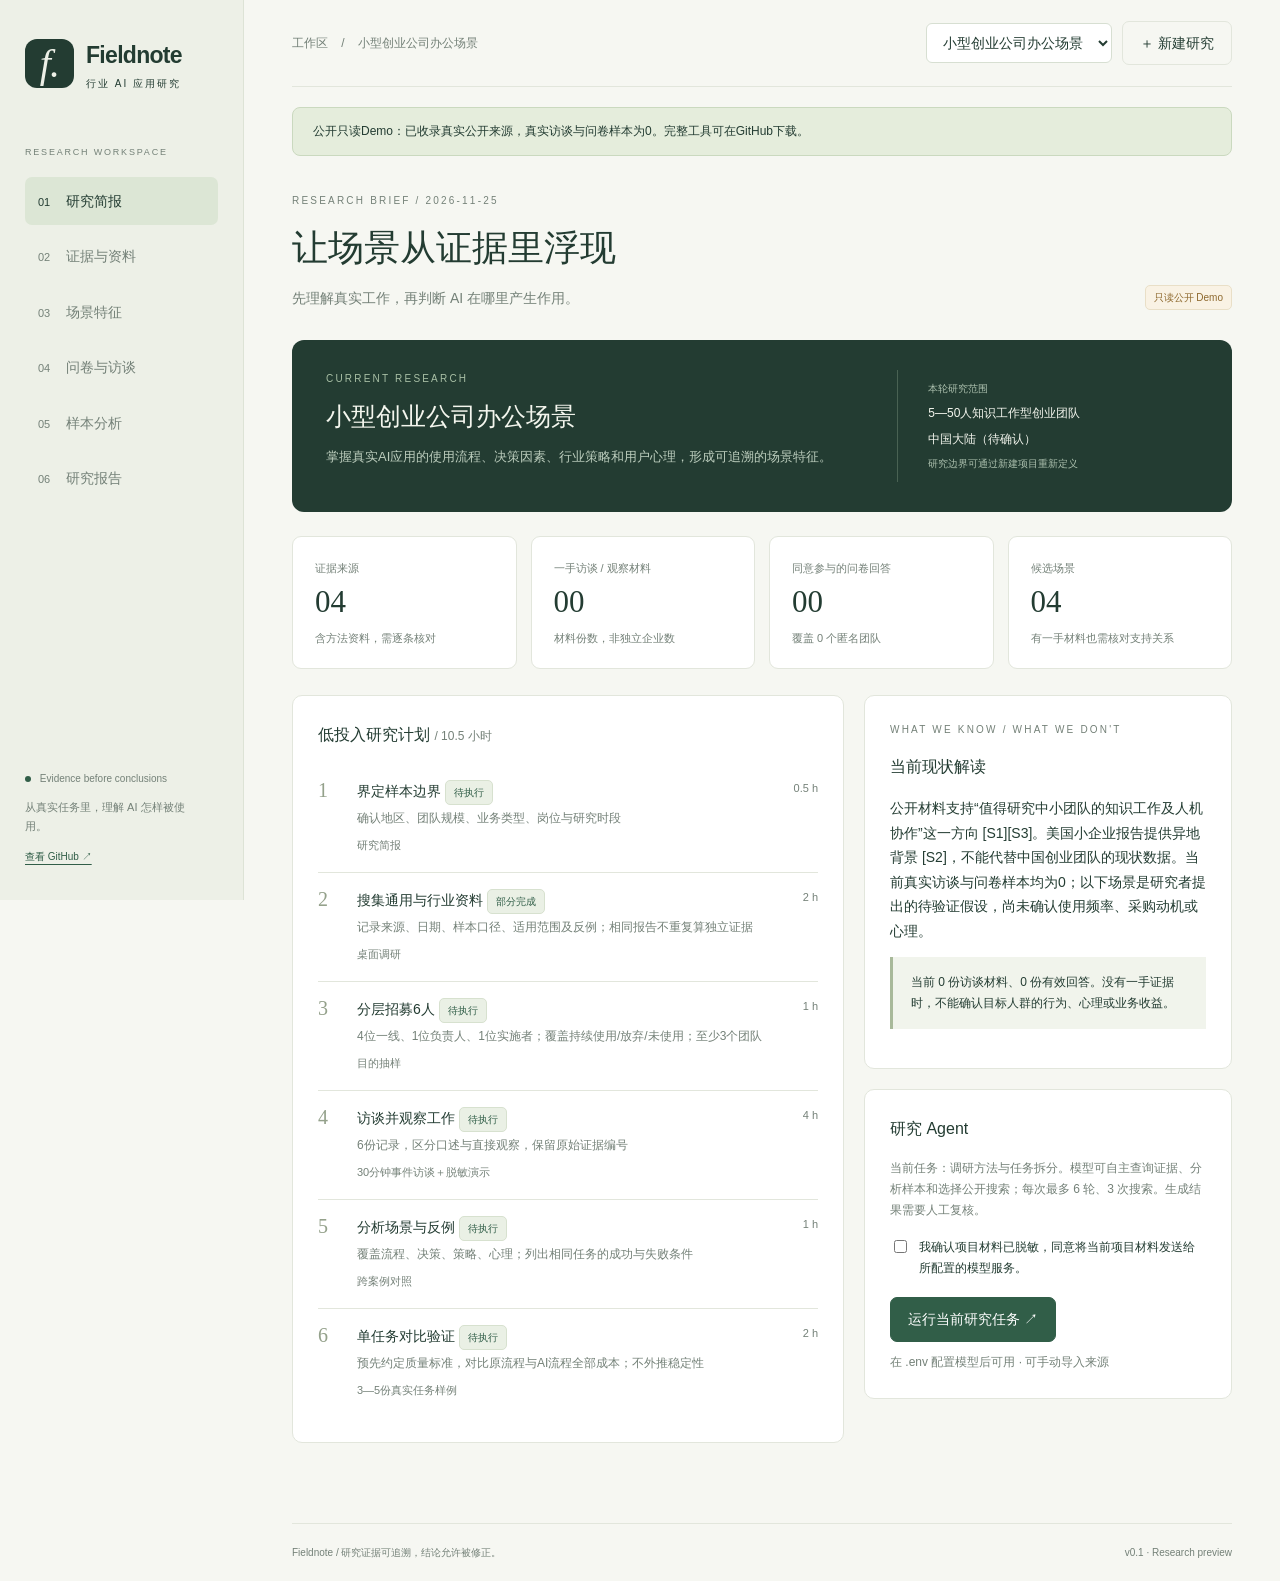
<file: docs/index.html>
<!doctype html>
<html lang="zh-CN">
<head><meta charset="utf-8"><meta name="viewport" content="width=device-width, initial-scale=1"><title>Fieldnote · 行业AI应用研究</title><style>:root{--paper:#f6f7f2;--white:#fff;--ink:#233c32;--muted:#748178;--line:#e2e6dc;--accent:#315e48;--pale:#eaf0e5;--amber:#8d682d;--serif:Georgia,'Songti SC','STSong',serif}
*{box-sizing:border-box}body{margin:0;background:var(--paper);color:var(--ink);font:14px/1.75 -apple-system,BlinkMacSystemFont,'Segoe UI','PingFang SC',sans-serif}a{color:var(--accent);text-underline-offset:4px}button,input,select,textarea{font:inherit}button{cursor:pointer;border:1px solid var(--accent);border-radius:7px;padding:9px 17px;background:var(--accent);color:#fff;transition:background .15s}button:hover{filter:brightness(.95)}button:disabled{opacity:.5;cursor:wait}button.secondary{background:transparent;color:var(--ink);border-color:var(--line)}aside{position:fixed;inset:0 auto 0 0;width:244px;padding:35px 25px;background:#edf0e7;border-right:1px solid #dde3d6;display:flex;flex-direction:column}.brand{display:flex;gap:12px;align-items:center;text-decoration:none;color:var(--ink);font-size:23px;letter-spacing:-.7px;font-weight:600}.brand small{display:block;font-size:10px;letter-spacing:2px;font-weight:400}.brand-mark{font:italic 40px var(--serif);background:var(--ink);color:#edf0e7;display:grid;place-items:center;width:49px;height:49px;border-radius:12px}.nav-label{font-size:9px;letter-spacing:1.8px;color:var(--muted);margin:52px 0 16px}nav{display:grid;gap:7px}nav button{background:transparent;color:var(--muted);border:0;text-align:left;padding:12px 13px;font-size:11px}nav span{padding-left:13px;font-size:14px}nav button.active{background:#dce6d5;color:var(--ink)}.aside-bottom{margin-top:auto;font-size:10px;color:var(--muted)}.aside-bottom p{font-size:11px;max-width:170px}.dot{display:inline-block;width:6px;height:6px;border-radius:50%;background:var(--accent);margin-right:6px}main{margin-left:244px;min-height:100vh;padding:0 48px}header{min-height:87px;border-bottom:1px solid var(--line);display:flex;justify-content:space-between;gap:20px;align-items:center}.breadcrumb{font-size:12px;color:var(--muted)}.breadcrumb span{margin-left:10px}.header-actions,.actions{display:flex;gap:10px;align-items:center;flex-wrap:wrap}header select{max-width:210px}#content{max-width:1150px;margin:36px auto 60px}.eyebrow{font-size:10px;letter-spacing:2.2px;color:var(--muted);text-transform:uppercase}.hero{display:flex;justify-content:space-between;gap:30px;align-items:flex-end;margin-bottom:30px}.hero h1{font:36px/1.4 var(--serif);margin:13px 0}.hero p{color:var(--muted);max-width:650px;margin:0}.tag{display:inline-block;font-size:10px;color:var(--accent);background:var(--pale);border:1px solid #d7e1cf;border-radius:5px;padding:3px 8px;white-space:nowrap}.tag.amber{color:var(--amber);background:#f9f2e4;border-color:#e9dfc7}.intro-panel{background:var(--ink);color:#f4f6ee;border-radius:12px;display:grid;grid-template-columns:1.8fr 1fr;gap:30px;padding:30px 34px;margin-bottom:24px}.intro-panel p{color:#bccdbd;font-size:13px}.intro-panel .eyebrow{color:#a9c0a6}.intro-panel h2{font:25px var(--serif);font-weight:400;margin:12px 0}.intro-panel .scope{border-left:1px solid #496253;padding-left:30px;display:grid;align-content:center;gap:5px;font-size:12px}.scope small{color:#acc0ae}.metrics{display:grid;grid-template-columns:repeat(4,1fr);gap:14px;margin-bottom:26px}.metric{background:white;border:1px solid var(--line);border-radius:9px;padding:18px 22px}.metric strong{display:block;font:31px var(--serif);margin:5px 0}.metric span,.metric small{color:var(--muted);font-size:11px}.grid{display:grid;grid-template-columns:1.5fr 1fr;gap:20px}.panel{background:white;border:1px solid var(--line);border-radius:10px;padding:25px;margin-bottom:20px}.panel h2{font-size:16px;font-weight:500;margin:0 0 15px}.panel h3{font-size:14px;font-weight:500;margin:20px 0 8px}.section-head{display:flex;justify-content:space-between;align-items:center;margin:30px 0 14px}.section-head h2{margin:0;font-size:17px;font-weight:500}.muted{color:var(--muted);font-size:12px}.task{padding:15px 0;border-top:1px solid var(--line);display:grid;grid-template-columns:26px 1fr auto;gap:13px}.task:first-of-type{border-top:0}.task .num{font:20px var(--serif);color:#94a18b}.task strong{font-weight:500}.task p{color:var(--muted);font-size:12px;margin:3px 0}.task small{color:var(--muted);font-size:11px}.callout{background:#f1f4ec;border-left:3px solid #a8b99a;padding:15px 18px;font-size:12px;margin:14px 0;white-space:pre-wrap}.scenario-grid{display:grid;grid-template-columns:repeat(2,minmax(0,1fr));gap:20px}.scenario{margin:0}.scenario h2{font:23px var(--serif);margin:10px 0}.scenario p{font-size:12px;overflow-wrap:anywhere}.scenario .flow{background:#f4f6ef;padding:14px;border-radius:7px;color:var(--accent);line-height:2}.scenario dt{font-size:11px;color:var(--muted);margin-top:15px}.scenario dd{margin:3px 0;font-size:12px}.source{padding:20px 0;border-top:1px solid var(--line)}.source:first-of-type{border-top:0}.source h3{margin:7px 0}.source p{margin:8px 0;font-size:12px;overflow-wrap:anywhere}label{display:block;font-size:12px;margin:16px 0 6px}input,select,textarea{width:100%;padding:10px 12px;background:#fff;border:1px solid #d7dfd2;border-radius:6px;color:var(--ink)}textarea{min-height:105px;resize:vertical}input[type=checkbox]{width:auto;margin-right:8px}label.check{display:flex;align-items:flex-start;gap:4px}.actions{margin-top:18px}select{width:auto}.empty{text-align:center;border:1px dashed #c9d5bf;border-radius:10px;padding:42px 25px;color:var(--muted)}.empty strong{display:block;font:25px var(--serif);color:var(--ink);margin-bottom:10px}.instrument-question{padding:13px 0;border-top:1px solid var(--line);font-size:12px}.instrument-question code{color:var(--muted);font-size:10px}.bar-row{display:grid;grid-template-columns:90px 1fr 35px;gap:12px;align-items:center;font-size:12px;margin:16px 0}.bar-track{background:var(--pale);height:8px;border-radius:6px;overflow:hidden}.bar-fill{height:100%;background:#66875a}pre{font:12px/1.9 ui-monospace,monospace;white-space:pre-wrap;overflow-wrap:anywhere}#notice{display:none;padding:13px 20px;background:#e5eddc;border:1px solid #cad9bf;border-radius:8px;margin-top:20px;font-size:12px}#notice.error{background:#faeee6;border-color:#e5cbb8;color:#875635}footer{border-top:1px solid var(--line);font-size:10px;color:var(--muted);padding:20px 0;display:flex;justify-content:space-between;gap:20px}dialog{max-width:570px;width:90%;border:1px solid var(--line);border-radius:14px;padding:35px;background:var(--paper);color:var(--ink)}dialog::backdrop{background:#162b2255}table{width:100%;border-collapse:collapse;font-size:12px}th,td{text-align:left;border-bottom:1px solid var(--line);padding:10px;vertical-align:top}th{font-weight:500;color:var(--muted)}.run-summary{font-size:12px;border-top:1px solid var(--line);padding:13px 0}details summary{cursor:pointer;font-size:12px}ol{padding-left:20px}li{margin:10px 0}button:focus-visible,a:focus-visible{outline:3px solid #8faa75;outline-offset:3px}
@media(min-width:1600px){main{padding:0 7vw}}@media(max-width:1050px){aside{width:200px;padding:30px 18px}main{margin-left:200px;padding:0 24px}.hero h1{font-size:29px}.grid{grid-template-columns:1fr}.header-actions{gap:5px}header select{max-width:140px}.intro-panel{padding:24px}.scenario-grid{gap:14px}}@media(max-width:720px){aside{position:relative;width:100%;padding:20px;border-right:0;border-bottom:1px solid var(--line)}.brand{font-size:20px}.brand-mark{width:40px;height:40px;font-size:33px}.nav-label,.aside-bottom{display:none}nav{display:grid;grid-template-columns:repeat(3,1fr);gap:4px;margin-top:18px}nav button{padding:8px 4px;text-align:center;font-size:9px}nav span{font-size:11px;padding-left:4px}main{margin-left:0;padding:0 18px}header{padding:16px 0;flex-wrap:wrap;min-height:70px}.hero{display:block}.hero h1{font-size:29px}.hero .tag{margin-top:15px}.intro-panel{grid-template-columns:1fr;gap:15px}.intro-panel .scope{padding:15px 0 0;border-left:0;border-top:1px solid #496253}.metrics{grid-template-columns:repeat(2,1fr);gap:10px}.metric{padding:15px}.scenario-grid{grid-template-columns:1fr}.panel{padding:20px}.task{grid-template-columns:20px 1fr}.task>small{grid-column:2}.section-head{align-items:flex-start;gap:12px}.actions{align-items:stretch}footer{display:block}footer span{display:block;margin-top:5px}}
@media(prefers-reduced-motion:reduce){*{transition:none!important}}
</style></head>
<body>
<aside>
  <a class="brand" href="#overview"><span class="brand-mark">f.</span><span>Fieldnote<small>行业 AI 应用研究</small></span></a>
  <div class="nav-label">RESEARCH WORKSPACE</div>
  <nav aria-label="研究工作区">
    <button data-view="overview">01 <span>研究简报</span></button>
    <button data-view="evidence">02 <span>证据与资料</span></button>
    <button data-view="scenarios">03 <span>场景特征</span></button>
    <button data-view="fieldwork">04 <span>问卷与访谈</span></button>
    <button data-view="analysis">05 <span>样本分析</span></button>
    <button data-view="report">06 <span>研究报告</span></button>
  </nav>
  <div class="aside-bottom"><span class="dot"></span> Evidence before conclusions<p>从真实任务里，理解 AI 怎样被使用。</p><a href="https://github.com/KaraChenDS/industry-ai-research-agent" target="_blank" rel="noopener">查看 GitHub ↗</a></div>
</aside>
<main>
  <header><div class="breadcrumb">工作区 <span>/</span> <span id="current-title">载入中</span></div><div class="header-actions"><select id="projects" aria-label="切换研究项目"></select><button class="secondary" id="new-project">＋ 新建研究</button></div></header>
  <div id="notice" role="status"></div>
  <section id="content" aria-live="polite"></section>
  <footer>Fieldnote / 研究证据可追溯，结论允许被修正。 <span>v0.1 · Research preview</span></footer>
</main>
<dialog id="new-dialog"><form id="new-form"><div class="eyebrow">NEW RESEARCH</div><h2>从一个明确的范围开始</h2><label>研究主题<input name="title" required placeholder="例如：设计工作室的AI应用现状"></label><label>地区<input name="region" value="中国大陆"></label><label>目标群体与规模<input name="segment" placeholder="例如：5—20人设计工作室，负责人和设计师" required></label><div class="actions"><button type="button" class="secondary" onclick="document.querySelector('dialog').close()">取消</button><button>创建研究</button></div></form></dialog>
<script>window.FIELDNOTE_DEMO_STATE={"project": {"scope": {"title": "小型创业公司办公场景", "region": "中国大陆（待确认）", "segment": "5—50人知识工作型创业团队", "as_of": "2026-11-25", "demo": true, "goal": "掌握真实AI应用的使用流程、决策因素、行业策略和用户心理，形成可追溯的场景特征。"}, "sources": [{"id": "S1", "title": "OECD · Generative AI and the SME Workforce", "kind": "public_research", "date": "2025-11-05", "accessed": "2026-11-25", "url": "https://www.oecd.org/en/publications/generative-ai-and-the-sme-workforce_2d08b99d-en/full-report/component-4.html", "population": "OECD所调查地区的中小企业；并非中国创业公司办公专项样本", "note": "调查显示生成式AI已用于部分中小企业，知识、专业及行政工作是值得进一步考察的方向。", "limits": "只能用于提出任务线索；不能证明本研究目标人群的采用率和使用流程。"}, {"id": "S2", "title": "U.S. Chamber · 2026 Empowering Small Business Report", "kind": "public_research", "date": "2026-10-02", "accessed": "2026-11-25", "url": "https://www.uschamber.com/technology/2026-empowering-small-business-report", "population": "美国小企业；网页摘要，完整抽样及AI定义需进一步核对", "note": "发布方摘要称66%的美国小企业使用AI。此数字仅作为该报告口径下的背景，不作为中国5—50人创业团队的数据。", "limits": "美国小企业不等于创业公司；摘要不能替代方法审查；相关性不能证明AI导致增长。"}, {"id": "S3", "title": "Anthropic Economic Index · Software development", "kind": "vendor_research", "date": "2025-04-28", "accessed": "2026-11-25", "url": "https://www.anthropic.com/research/impact-software-development", "population": "Claude.ai与Claude Code编码相关交互；分析单位是对话，不是企业", "note": "厂商研究观察到编码任务中的自动化与协作方式差异，并对创业相关工作作初步分类。", "limits": "单厂商、编码任务、对话样本；不能推断所有创业团队或所有办公任务的使用比例。"}, {"id": "S4", "title": "GOV.UK · Contextual research and observation", "kind": "method", "date": "未标注", "accessed": "2026-11-25", "url": "https://www.gov.uk/service-manual/user-research/contextual-research-and-observation", "population": "用户研究方法，不是AI采用情况调查", "note": "建议观察人们在熟悉环境中，使用自己的设备与材料完成活动，再追问不清楚的过程。", "limits": "只支持研究方法选择，不能用作行业使用现状证据。"}], "scenarios": [{"name": "知识检索与任务交接", "role": "项目负责人 / 新成员", "trigger": "接手项目，需要确认当前结论与责任人", "workflow": ["收集文档与消息", "AI提取候选结论", "核对时间、出处与权限", "向负责人确认后交接"], "decision": "待问：来源可靠、更新及时、是否接入现有协作工具，哪个因素真正影响选择？", "strategy": "待问：由个人试用还是团队统一采购？文档权限与知识维护由谁负责？", "psychology": "假设：用户可能担心拿到过时结论；需以最近一次错误交接事件及本人表述核对。", "counterexample": "资料少、负责人随时可问时，AI检索可能不如直接沟通。", "next_step": "请2个团队展示一次真实交接；比较原方法与AI方法的核对成本。", "evidence_ids": ["S1"], "status": "待验证假设", "psychology_status": "尚无本人表述证据"}, {"name": "对外内容与方案交付", "role": "运营 / 销售 / 创始人", "trigger": "要向客户或公众提交材料", "workflow": ["确认对象与目标", "整理获准使用的业务材料", "AI起草", "人工核实事实和语气", "审批与发布"], "decision": "待问：交付质量、事实准确、修改次数、价格和协作便利性如何影响决定？", "strategy": "待问：是否有品牌规范、审批者与客户资料使用约定？", "psychology": "假设：用户可能同时希望提速并保持专业辨识度；不能据此给用户贴心理标签。", "counterexample": "信息核实和修改耗时可能抵消起草速度。", "next_step": "拿3份脱敏交付物，事先约定质量标准，记录准备、生成、修改与审批总耗时。", "evidence_ids": ["S1", "S2"], "status": "待验证假设", "psychology_status": "尚无本人表述证据"}, {"name": "经营数据解读与汇报", "role": "创始人 / 运营负责人", "trigger": "需要解释一段时间的经营变化", "workflow": ["明确指标定义", "导出获准使用的数据", "清洗和计算", "AI提出解释候选", "回查数字与业务事件", "决定下一步动作"], "decision": "待问：可复算、可追溯、数据接入和解释可信度是否影响使用？", "strategy": "待问：是否允许上传数据？谁维护指标口径、谁承担错误决策责任？", "psychology": "假设：负责人可能担心“看似合理但无法验证”的解释；需要真实决策事件。", "counterexample": "口径混乱时，AI可能放大错误；简单固定报表可能更合适。", "next_step": "获取一份脱敏表及指标说明，对照人工计算，记录错误与检查成本。", "evidence_ids": ["S1"], "status": "待验证假设", "psychology_status": "尚无本人表述证据"}, {"name": "内部轻量工具与原型", "role": "产品 / 技术 / 创始人", "trigger": "有一个小任务想通过内部工具完成", "workflow": ["定义任务与完成标准", "AI辅助生成原型", "用实际样例试跑", "人工检查错误与数据处理", "选择继续维护或放弃"], "decision": "待问：试做速度之外，维护成本与实际可用性是否决定继续使用？", "strategy": "待问：谁能发布、谁负责维护、何时用现成产品替代自建？", "psychology": "假设：非技术成员可能期待自主完成，也担心无法定位错误；需区分岗位和经历。", "counterexample": "厂商编码对话中的现象不能直接推广到非技术办公人员。", "next_step": "对照技术与非技术成员各一次真实尝试，记录成功、返工和放弃原因。", "evidence_ids": ["S3"], "status": "待验证假设", "psychology_status": "尚无本人表述证据"}], "plan": [{"task": "界定样本边界", "method": "研究简报", "hours": 0.5, "done": "确认地区、团队规模、业务类型、岗位与研究时段", "status": "待执行"}, {"task": "搜集通用与行业资料", "method": "桌面调研", "hours": 2, "done": "记录来源、日期、样本口径、适用范围及反例；相同报告不重复算独立证据", "status": "部分完成"}, {"task": "分层招募6人", "method": "目的抽样", "hours": 1, "done": "4位一线、1位负责人、1位实施者；覆盖持续使用/放弃/未使用；至少3个团队", "status": "待执行"}, {"task": "访谈并观察工作", "method": "30分钟事件访谈＋脱敏演示", "hours": 4, "done": "6份记录，区分口述与直接观察，保留原始证据编号", "status": "待执行"}, {"task": "分析场景与反例", "method": "跨案例对照", "hours": 1, "done": "覆盖流程、决策、策略、心理；列出相同任务的成功与失败条件", "status": "待执行"}, {"task": "单任务对比验证", "method": "3—5份真实任务样例", "hours": 2, "done": "预先约定质量标准，对比原流程与AI流程全部成本；不外推稳定性", "status": "待执行"}], "instruments": {"title": "小型创业公司办公场景 · AI应用行为筛选表", "intro": "约5分钟。仅用于研究，自愿参加，可跳过非必填题。请勿填写姓名、客户信息、商业秘密。回答仅保存在你下载的文件里，需由你主动交给研究者。", "questions": [{"id": "consent", "label": "是否同意将以下脱敏回答用于本次调研？", "type": "select", "options": ["同意", "不同意"], "required": true}, {"id": "respondent_id", "label": "匿名编号（例如团队A-01，不填写真实姓名）", "type": "text", "required": true}, {"id": "organization_id", "label": "团队匿名编号（同团队成员请填写相同编号）", "type": "text", "required": true}, {"id": "role", "label": "你的主要岗位或职责", "type": "text", "required": true}, {"id": "team_size", "label": "团队人数", "type": "select", "options": ["1—4", "5—10", "11—20", "21—50", "51以上"], "required": true}, {"id": "ai_status", "label": "过去两周，你在工作中使用AI的情况", "type": "select", "options": ["持续使用", "偶尔使用", "尝试后放弃", "未使用"], "required": true}, {"id": "recent_task", "label": "最近一次具体工作任务是什么？当时需要交付什么？", "type": "textarea"}, {"id": "workflow", "label": "从收到任务到交付，依次做了什么？哪些步骤用AI，哪些自己做？", "type": "textarea"}, {"id": "decision", "label": "最近一次选择或放弃某个AI工具，主要考虑什么？谁决定购买？", "type": "textarea"}, {"id": "strategy", "label": "团队是否有工具、预算、数据使用、验收方面的约定？请举例；没有可填没有。", "type": "textarea"}, {"id": "psychology", "label": "最近一次使用或不用AI时，你最在意什么？发生了什么具体情况？", "type": "textarea"}, {"id": "baseline_min", "label": "同类任务原来总耗时（分钟，不清楚可留空）", "type": "number"}, {"id": "ai_total_min", "label": "使用AI后的全部耗时，含准备、检查、修改（分钟，不清楚可留空）", "type": "number"}, {"id": "quality_pass", "label": "AI辅助后的交付是否达到原有标准？", "type": "select", "options": ["", "是", "否", "不清楚"]}, {"id": "failure", "label": "最近一次失败、返工或放弃AI的例子，以及最后如何完成任务", "type": "textarea"}], "interview": ["0—5分钟：确认团队、岗位和近两周任务，选择最近一次具体任务。", "5—15分钟：请展示获准使用的脱敏材料，逐步复盘输入、操作、AI交互、人工修改和最终交付。", "15—20分钟：追问谁推荐、谁使用、谁采购、谁验收；为什么选择或放弃；比较现有替代办法。", "20—25分钟：询问团队预算、协作和数据规则如何影响选择；用具体事件追问担忧与期待，不代替用户解释心理。", "25—30分钟：核对总耗时、质量、失败例子；询问能否提供脱敏样例并约下一次任务复测。"]}, "rows": [], "analysis": {"n": 0, "organizations": 0, "excluded_no_consent": 0, "status_counts": {}, "status_denominator": 0, "paired_quality_pass_n": 0, "mean_saved_minutes": null, "limits": "自愿参与的便利样本；按受访者统计使用状态，非企业渗透率。耗时为自报配对数据，仅纳入质量达标且两项耗时完整的回答；不证明因果关系或行业ROI。"}, "runs": [], "interpretation": "公开材料支持“值得研究中小团队的知识工作及人机协作”这一方向 [S1][S3]。美国小企业报告提供异地背景 [S2]，不能代替中国创业团队的现状数据。当前真实访谈与问卷样本均为0；以下场景是研究者提出的待验证假设，尚未确认使用频率、采购动机或心理。", "id": "startup-office-public-demo"}, "projects": [{"id": "startup-office-public-demo", "title": "小型创业公司办公场景"}], "config": {"model_configured": false, "search_configured": false, "model": "", "max_rounds": 6, "search_budget": 3}};
/* Same UI supports the local Python API and a read-only GitHub Pages preview. */
let state, view = 'overview', busy = false;
const staticMode = Boolean(window.FIELDNOTE_DEMO_STATE) || !['127.0.0.1', 'localhost'].includes(location.hostname) || location.search.includes('static=1');
const $ = s => document.querySelector(s);
const esc = v => String(v ?? '').replace(/[&<>"']/g, c => ({'&':'&amp;','<':'&lt;','>':'&gt;','"':'&quot;',"'":'&#39;'}[c]));
const tag = (text, amber=false) => `<span class="tag ${amber?'amber':''}">${esc(text)}</span>`;
const phaseMap = {overview:'调研方法与任务拆分',evidence:'现状解读与场景特征',scenarios:'现状解读与场景特征',fieldwork:'问卷与访谈材料生成',analysis:'行业数据分析',report:'综合研究报告'};
const titles = {overview:['RESEARCH BRIEF','让场景从证据里浮现','先理解真实工作，再判断 AI 在哪里产生作用。'],evidence:['EVIDENCE LIBRARY','每一个判断，都有来处','汇集通用知识、行业资料和一手材料，保留口径与适用边界。'],scenarios:['SCENARIO ATLAS','看清任务，也看清人','把流程、决策、组织策略和用户心理放进同一个场景。'],fieldwork:['FIELD RESEARCH','把问题带回真实现场','用最近一次具体事件，核实公开资料无法回答的问题。'],analysis:['SAMPLE ANALYSIS','先看样本，再谈趋势','区分个人与企业、使用与收益、缺失与零值。'],report:['RESEARCH OUTPUT','结论与未知，一起交付','把证据、推断、反例和下一步整理成可分享的研究报告。']};
function notice(text,error=false){$('#notice').textContent=text;$('#notice').className=error?'error':'';$('#notice').style.display='block'}
async function api(path,data){if(staticMode)throw Error('当前是只读预览。下载或克隆仓库后运行 python3 app.py，可使用录入、分析和Agent。');const r=await fetch(path,{method:data?'POST':'GET',headers:data?{'Content-Type':'application/json'}:{},body:data?JSON.stringify(data):undefined});const out=await r.json();if(!r.ok)throw Error(out.error||'请求失败');return out}
function hero(){const t=titles[view];return `<div class="hero"><div><div class="eyebrow">${t[0]} / ${esc(state.project.scope.as_of)}</div><h1>${t[1]}</h1><p>${t[2]}</p></div>${tag(staticMode?'只读公开 Demo':state.config.model_configured?'模型已配置':'资料 Demo · 模型未配置',!state.config.model_configured)}</div>`}
function agentPanel(){return `<div class="panel"><h2>研究 Agent</h2><p class="muted">当前任务：${phaseMap[view]}。模型可自主查询证据、分析样本和选择公开搜索；每次最多 ${state.config.max_rounds||6} 轮、${state.config.search_budget??3} 次搜索。生成结果需要人工复核。</p><label class="check"><input type="checkbox" id="external-consent">我确认项目材料已脱敏，同意将当前项目材料发送给所配置的模型服务。</label><div class="actions"><button id="run-agent" ${busy?'disabled':''}>${busy?'正在研究，请稍候…':'运行当前研究任务 ↗'}</button><span class="muted">${state.config.model_configured?'已配置 '+esc(state.config.model):'在 .env 配置模型后可用'} · ${state.config.search_configured?'联网搜索已配置':'可手动导入来源'}</span></div></div>`}
function metrics(){const p=state.project;return `<div class="metrics"><div class="metric"><span>证据来源</span><strong>${p.sources.length.toString().padStart(2,'0')}</strong><small>含方法资料，需逐条核对</small></div><div class="metric"><span>一手访谈 / 观察材料</span><strong>${p.sources.filter(s=>['interview','observation'].includes(s.kind)).length.toString().padStart(2,'0')}</strong><small>材料份数，非独立企业数</small></div><div class="metric"><span>同意参与的问卷回答</span><strong>${p.analysis.n.toString().padStart(2,'0')}</strong><small>覆盖 ${p.analysis.organizations} 个匿名团队</small></div><div class="metric"><span>候选场景</span><strong>${p.scenarios.length.toString().padStart(2,'0')}</strong><small>有一手材料也需核对支持关系</small></div></div>`}
function overview(){const p=state.project;return `<div class="intro-panel"><div><div class="eyebrow">CURRENT RESEARCH</div><h2>${esc(p.scope.title)}</h2><p>${esc(p.scope.goal)}</p></div><div class="scope"><small>本轮研究范围</small><div>${esc(p.scope.segment)}</div><div>${esc(p.scope.region)}</div><small>研究边界可通过新建项目重新定义</small></div></div>${metrics()}<div class="grid"><div class="panel"><h2>低投入研究计划 <span class="muted">/ ${p.plan.reduce((a,t)=>a+Number(t.hours),0)} 小时</span></h2>${p.plan.map((t,i)=>`<div class="task"><span class="num">${i+1}</span><div><strong>${esc(t.task)}</strong> ${tag(t.status)}<p>${esc(t.done)}</p><small>${esc(t.method)}</small></div><small>${t.hours} h</small></div>`).join('')}</div><div><div class="panel"><div class="eyebrow">WHAT WE KNOW / WHAT WE DON'T</div><h2 style="margin-top:15px">当前现状解读</h2><p>${esc(p.interpretation)}</p><div class="callout">当前 ${p.sources.filter(s=>s.kind==='interview').length} 份访谈材料、${p.analysis.n} 份有效回答。没有一手证据时，不能确认目标人群的行为、心理或业务收益。</div></div>${agentPanel()}</div></div>`}
function evidence(){const p=state.project;return `<div class="grid"><div class="panel"><h2>研究证据库</h2>${p.sources.length?p.sources.map(s=>`<article class="source"><div>${tag(s.id)} ${tag(s.kind,s.kind==='search_excerpt')}</div><h3>${esc(s.title)}</h3><p class="muted">发布：${esc(s.date)} · 采集：${esc(s.accessed)}<br>范围：${esc(s.population)}</p><p>${esc(s.note)}</p><div class="callout">${esc(s.limits)}</div>${/^https?:\/\//i.test(s.url||'')?`<a href="${esc(s.url)}" target="_blank" rel="noopener">核对原始来源 ↗</a>`:''}</article>`).join(''):'<div class="empty">尚无来源，请导入材料或运行联网研究。</div>'}</div><div><form id="source-form" class="panel"><h2>录入一份证据</h2><label>材料类型<select name="kind"><option value="public_research">公开研究</option><option value="vendor_research">厂商研究 / 主张</option><option value="interview">访谈口述</option><option value="observation">直接观察记录</option><option value="method">研究方法</option></select></label><label>标题<input name="title" required placeholder="例如：团队A负责人，最近一次方案交付"></label><label>日期<input name="date" placeholder="2026-11-25 或 未核实"></label><label>原始链接，可留空<input name="url" type="url" placeholder="https://..."></label><label>地区、规模、样本 / 角色<input name="population" required></label><label>脱敏证据、摘录或事件记录<textarea name="note" required placeholder="记录具体任务、步骤、原话或观察。不要填入身份信息、密钥或客户资料。"></textarea></label><label>局限与尚未核实的部分<textarea name="limits" required placeholder="例如：单人自述，未观察操作，耗时未经计时"></textarea></label><button>保存证据</button></form>${agentPanel()}</div></div>`}
function scenarios(){return `${metrics()}<div class="callout">场景卡中的流程、决策、策略、心理需要逐项核实；引用公开资料不表示已经在目标团队中观察到这些行为。</div><div class="scenario-grid">${state.project.scenarios.map(s=>`<article class="panel scenario">${tag(s.status,true)} <span class="muted">${esc(s.evidence_ids.join(' · '))}</span><h2>${esc(s.name)}</h2><p class="muted">${esc(s.role)} · ${esc(s.trigger)}</p><div class="flow">${s.workflow.map(esc).join(' → ')}</div><dl>${[['决策因素',s.decision],['行业 / 组织策略',s.strategy],['用户心理 · 待核实',s.psychology],['反例与边界',s.counterexample],['下一步验证',s.next_step]].map(([k,v])=>`<dt>${k}</dt><dd>${esc(v)}</dd>`).join('')}</dl></article>`).join('')||'<div class="empty"><strong>场景仍待发现</strong>导入资料并运行研究，或从创业团队 Demo 开始。</div>'}</div><div style="margin-top:24px">${agentPanel()}</div>`}
function exportUrl(kind){return staticMode?`demo-${kind==='form'?'form.html':kind==='report-html'?'report.html':'report.md'}`:`/api/export/${kind}?id=${state.project.id}`}
function fieldwork(){const f=state.project.instruments;return `<div class="grid"><div class="panel"><div class="section-head" style="margin-top:0"><h2>${esc(f.title)}</h2><a href="${exportUrl('form')}" download>下载可填写问卷 ↗</a></div><p class="muted">${esc(f.intro)}</p>${f.questions.map((q,i)=>`<div class="instrument-question"><strong>${i+1}. ${esc(q.label)}</strong><br><code>${esc(q.id)} · ${esc(q.type)}</code>${q.options?`<p class="muted">${q.options.map(esc).join(' / ')}</p>`:''}</div>`).join('')}</div><div><div class="panel"><div class="eyebrow">30-MINUTE INTERVIEW</div><h2 style="margin-top:12px">真实事件访谈提纲</h2><ol>${f.interview.map(q=>`<li>${esc(q)}</li>`).join('')}</ol><div class="callout">邀约：我在了解你最近怎样完成一项具体工作，包括使用AI和不用AI的情况。约30分钟，希望看看获准使用的脱敏材料；可以随时停止，也可以跳过问题。</div></div><div class="panel"><h2>低成本回收方式</h2><p class="muted">下载单个HTML问卷，通过你选择的渠道分发。受访者用浏览器填写，下载自己的JSON回答后主动交回。研究者在「样本分析」中导入。无需注册或联网；当前不提供云端自动收集。</p><p class="muted">真实数据存于本机，不会随GitHub代码发布；完整项目导出包含原始回答，请谨慎分享。</p></div>${agentPanel()}</div></div>`}
function analysis(){const a=state.project.analysis;return `${metrics()}<div class="grid"><div><div class="panel"><h2>样本中的AI使用状态</h2>${a.n?Object.entries(a.status_counts).map(([k,v])=>`<div class="bar-row"><span>${esc(k)}</span><div class="bar-track"><div class="bar-fill" style="width:${v/a.n*100}%"></div></div><span>${v}/${a.n}</span></div>`).join(''):'<div class="empty"><strong>等待真实回答</strong>Demo没有预置虚构问卷样本。</div>'}<p class="muted">${esc(a.limits)}</p></div><div class="panel"><h2>完整耗时对比</h2><p>质量达标且配对完整：<strong>${a.paired_quality_pass_n}</strong> 份<br>平均节省：<strong>${a.mean_saved_minutes===null?'尚无可计算数据':a.mean_saved_minutes+' 分钟'}</strong></p><p class="muted">负数表示AI流程更慢。不能将自报时间直接视为现金收益；质量不达标不计入提效。</p></div></div><div><form id="data-form" class="panel"><h2>导入回答 / CSV</h2><p class="muted">接受一个JSON回答、JSON数组或含字段名的CSV。追加导入；匿名编号重复会拒绝，不静默覆盖。不同意参与的回答不会保存。</p><label>选择 .json / .csv 文件<input type="file" id="data-file" accept=".csv,.json"></label><label>或粘贴内容<textarea name="text" rows="9" required placeholder='[{"consent":"同意","respondent_id":"A-01","organization_id":"A","ai_status":"持续使用"}]'></textarea></label><button>导入并计算</button></form>${agentPanel()}</div></div>`}
function reportView(){return `<div class="grid"><div><div class="panel"><h2>研究交付物</h2><p>报告包含研究范围、现状解读、任务计划、四类场景特征、问卷样本、来源、局限和下一轮验证。</p><div class="actions"><a class="tag" href="${exportUrl('report')}" download>下载 Markdown 报告 ↗</a><a class="tag" href="${exportUrl('report-html')}" download>下载 HTML / 打印 PDF ↗</a>${staticMode?'':`<a class="tag amber" href="${exportUrl('project')}" download>导出完整项目 · 含私有材料</a>`}</div><div class="callout">当前交付是探索性研究，保留假设和未知。报告导出不代表结论已经通过人工核验。</div></div><div class="panel"><h2>Agent执行记录</h2>${state.project.runs.length?state.project.runs.map(r=>`<div class="run-summary">${esc(r.at)} · ${esc(r.phase)} · ${esc(r.status)}<details><summary>查看工具调用记录</summary><pre>${esc(JSON.stringify(r.trace,null,2))}</pre></details></div>`).join(''):'<div class="empty">尚未执行在线模型任务。当前内容来自公开资料整理与研究模板。</div>'}</div></div><div>${agentPanel()}<div class="panel"><h2>下一轮最值得补的证据</h2><ol><li>同一任务在不同团队中的真实流程与替代方案。</li><li>持续使用和尝试后放弃的对照事件。</li><li>用户本人解释的购买、信任、担忧与验收标准。</li><li>质量达标前提下，包含检查与返工的总成本。</li></ol></div></div></div>`}
function render(){const p=state.project;$('#current-title').textContent=p.scope.title;$('#projects').innerHTML=state.projects.map(x=>`<option value="${esc(x.id)}" ${x.id===p.id?'selected':''}>${esc(x.title)}</option>`).join('');document.querySelectorAll('nav button').forEach(b=>b.classList.toggle('active',b.dataset.view===view));$('#content').innerHTML=hero()+({overview,evidence,scenarios,fieldwork,analysis,report:reportView}[view])();bind()}
function fail(e){notice(e.message,true)}
async function mutate(path,body){if(busy)return;try{state=await api(path,{id:state.project.id,...body});render();notice('已保存。研究证据和原始回答保留在本机。')}catch(e){fail(e)}}
function bind(){const sf=$('#source-form');if(sf)sf.onsubmit=e=>{e.preventDefault();mutate('/api/source',{source:Object.fromEntries(new FormData(sf))})};const df=$('#data-form');if(df){df.onsubmit=e=>{e.preventDefault();mutate('/api/data',{text:new FormData(df).get('text')})};$('#data-file').onchange=async e=>{if(e.target.files[0])df.elements.text.value=await e.target.files[0].text()}}const run=$('#run-agent');if(run)run.onclick=async()=>{if(staticMode)return notice('只读公开Demo不执行付费模型调用。克隆仓库后可运行完整工具。',true);if(!state.config.model_configured)return notice('请复制 .env.example 为 .env，配置 LLM_BASE_URL、LLM_MODEL、LLM_API_KEY 后重启服务。',true);if(!$('#external-consent').checked)return notice('请先确认脱敏材料的外部处理范围。',true);busy=true;render();notice('Agent正在选择并调用研究工具。可查看其他页，请勿关闭服务。');try{state=await api('/api/agent',{id:state.project.id,phase:phaseMap[view],consent_external:true});notice('研究任务已完成。请核对新结论与原始证据的支持关系。')}catch(e){fail(e)}finally{busy=false;render()}}}
document.querySelectorAll('nav button').forEach(b=>b.onclick=()=>{view=b.dataset.view;location.hash=view;render()});$('#projects').onchange=async e=>{if(busy)return notice('当前Agent任务完成后可切换项目。',true);try{state=await api('/api/state?id='+encodeURIComponent(e.target.value));render()}catch(e){fail(e)}};$('#new-project').onclick=()=>{if(staticMode)return notice('公开预览仅展示Demo。完整本地工具支持创建不同垂直行业研究。',true);$('#new-dialog').showModal()};$('#new-form').onsubmit=async e=>{e.preventDefault();if(busy)return;try{state=await api('/api/new',Object.fromEntries(new FormData(e.target)));$('#new-dialog').close();view='overview';render();notice('已创建研究。新项目没有预置行业结论。')}catch(e){fail(e)}};
(async()=>{try{state=staticMode?(window.FIELDNOTE_DEMO_STATE||await(await fetch('demo-state.json')).json()):await api('/api/state');if(titles[location.hash.slice(1)])view=location.hash.slice(1);render();if(staticMode)notice('公开只读Demo：已收录真实公开来源，真实访谈与问卷样本为0。完整工具可在GitHub下载。')}catch(e){fail(e)}})();
</script>
</body></html>
</file>
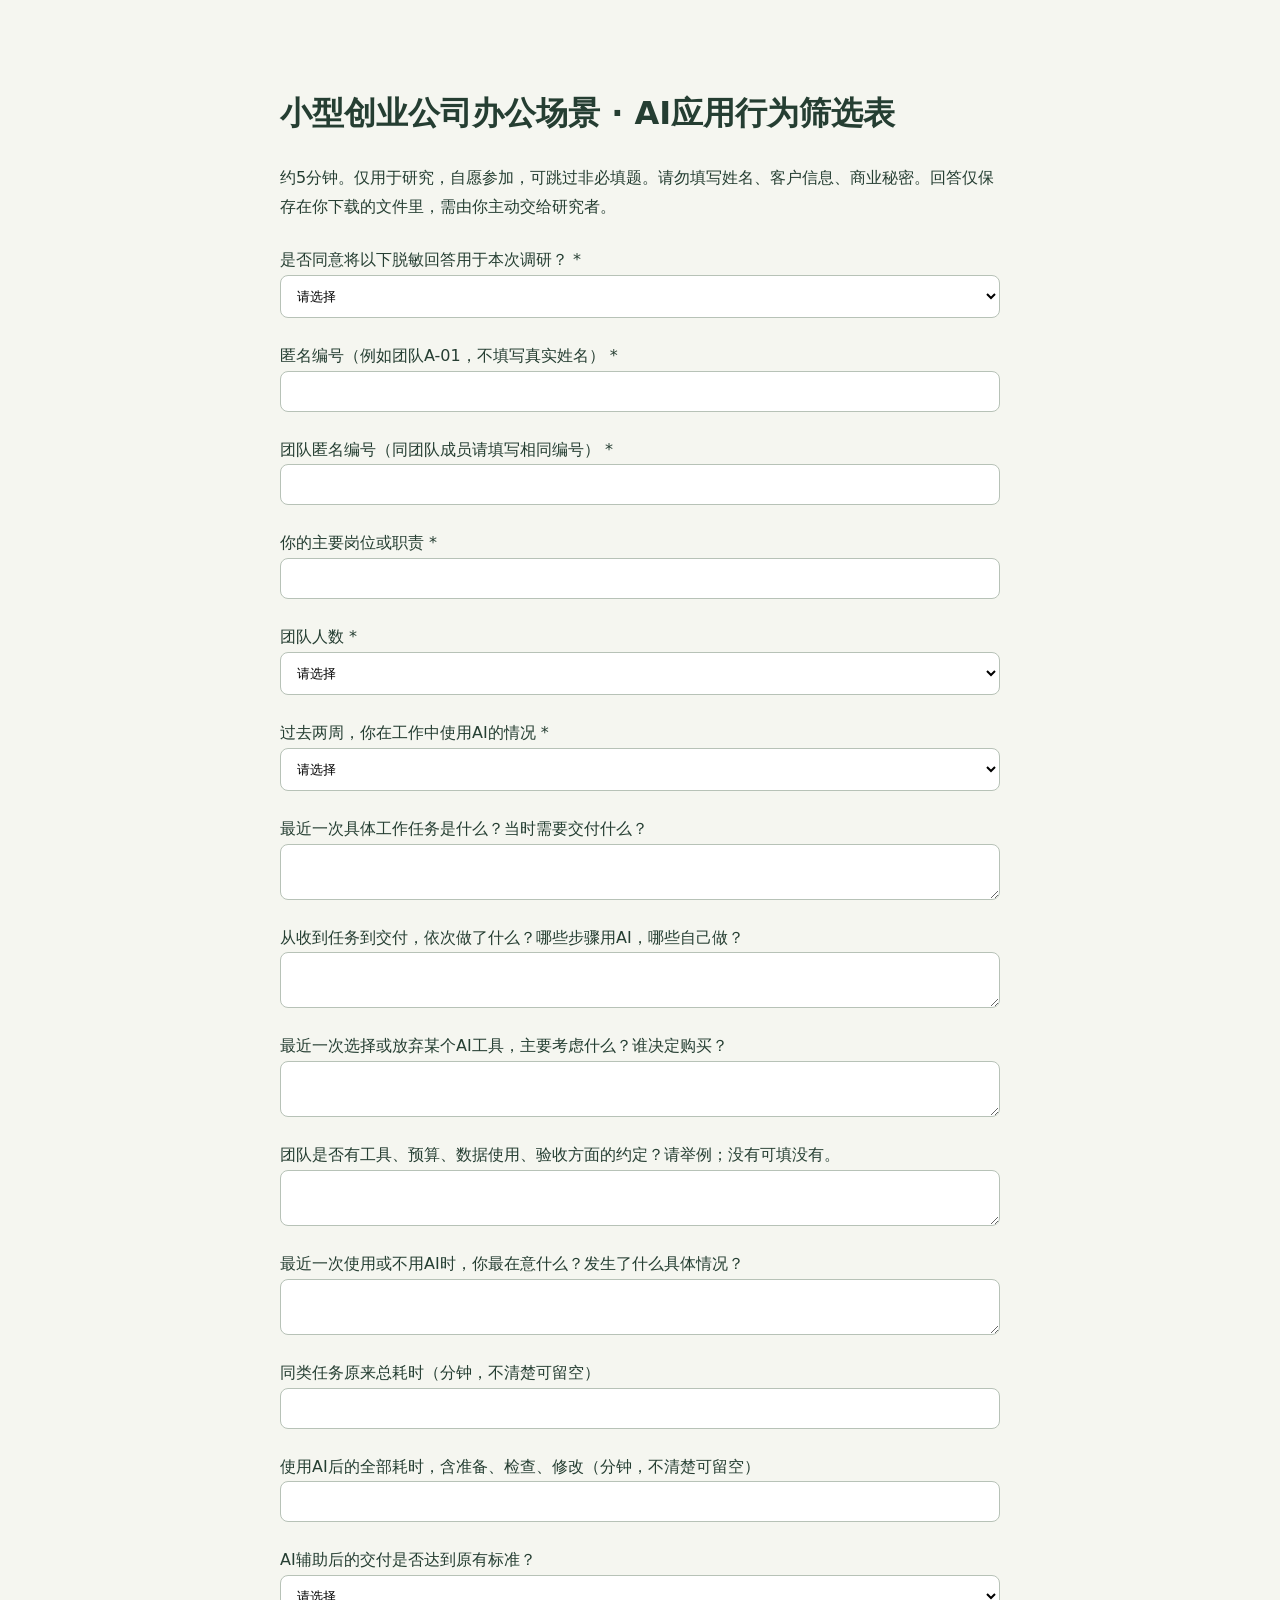
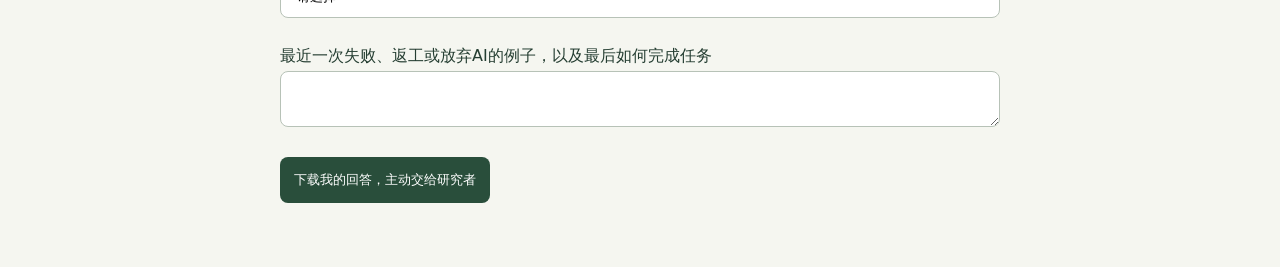
<file: docs/demo-form.html>
<!doctype html><html lang="zh-CN"><meta charset="utf-8"><meta name="viewport" content="width=device-width"><title>AI应用研究问卷</title><style>body{max-width:720px;margin:40px auto;padding:24px;background:#f5f6f0;color:#253e32;font:16px/1.8 system-ui}label{display:block;margin-top:24px}input,textarea,select{box-sizing:border-box;display:block;width:100%;padding:12px;border:1px solid #b7c2b7;border-radius:8px;background:white}button{margin-top:30px;padding:14px;background:#294e3b;color:white;border:0;border-radius:8px}</style><h1></h1><p></p><form></form><script>
const schema={"title": "小型创业公司办公场景 · AI应用行为筛选表", "intro": "约5分钟。仅用于研究，自愿参加，可跳过非必填题。请勿填写姓名、客户信息、商业秘密。回答仅保存在你下载的文件里，需由你主动交给研究者。", "questions": [{"id": "consent", "label": "是否同意将以下脱敏回答用于本次调研？", "type": "select", "options": ["同意", "不同意"], "required": true}, {"id": "respondent_id", "label": "匿名编号（例如团队A-01，不填写真实姓名）", "type": "text", "required": true}, {"id": "organization_id", "label": "团队匿名编号（同团队成员请填写相同编号）", "type": "text", "required": true}, {"id": "role", "label": "你的主要岗位或职责", "type": "text", "required": true}, {"id": "team_size", "label": "团队人数", "type": "select", "options": ["1—4", "5—10", "11—20", "21—50", "51以上"], "required": true}, {"id": "ai_status", "label": "过去两周，你在工作中使用AI的情况", "type": "select", "options": ["持续使用", "偶尔使用", "尝试后放弃", "未使用"], "required": true}, {"id": "recent_task", "label": "最近一次具体工作任务是什么？当时需要交付什么？", "type": "textarea"}, {"id": "workflow", "label": "从收到任务到交付，依次做了什么？哪些步骤用AI，哪些自己做？", "type": "textarea"}, {"id": "decision", "label": "最近一次选择或放弃某个AI工具，主要考虑什么？谁决定购买？", "type": "textarea"}, {"id": "strategy", "label": "团队是否有工具、预算、数据使用、验收方面的约定？请举例；没有可填没有。", "type": "textarea"}, {"id": "psychology", "label": "最近一次使用或不用AI时，你最在意什么？发生了什么具体情况？", "type": "textarea"}, {"id": "baseline_min", "label": "同类任务原来总耗时（分钟，不清楚可留空）", "type": "number"}, {"id": "ai_total_min", "label": "使用AI后的全部耗时，含准备、检查、修改（分钟，不清楚可留空）", "type": "number"}, {"id": "quality_pass", "label": "AI辅助后的交付是否达到原有标准？", "type": "select", "options": ["", "是", "否", "不清楚"]}, {"id": "failure", "label": "最近一次失败、返工或放弃AI的例子，以及最后如何完成任务", "type": "textarea"}], "interview": ["0—5分钟：确认团队、岗位和近两周任务，选择最近一次具体任务。", "5—15分钟：请展示获准使用的脱敏材料，逐步复盘输入、操作、AI交互、人工修改和最终交付。", "15—20分钟：追问谁推荐、谁使用、谁采购、谁验收；为什么选择或放弃；比较现有替代办法。", "20—25分钟：询问团队预算、协作和数据规则如何影响选择；用具体事件追问担忧与期待，不代替用户解释心理。", "25—30分钟：核对总耗时、质量、失败例子；询问能否提供脱敏样例并约下一次任务复测。"]};document.querySelector('h1').textContent=schema.title;document.querySelector('p').textContent=schema.intro;
const form=document.querySelector('form');for(const q of schema.questions){const label=document.createElement('label');label.textContent=q.label+(q.required?' *':'');const el=document.createElement(q.type==='select'?'select':q.type==='textarea'?'textarea':'input');el.name=q.id;el.required=!!q.required;if(q.type==='select'){const empty=document.createElement('option');empty.value='';empty.textContent='请选择';el.append(empty);for(const v of q.options){const op=document.createElement('option');op.value=v;op.textContent=v;el.append(op)}}else if(q.type!=='textarea'){el.type=q.type; if(q.type==='number'){el.min=0;el.step='any'}}label.append(el);form.append(label)}const b=document.createElement('button');b.textContent='下载我的回答，主动交给研究者';form.append(b);form.onsubmit=e=>{e.preventDefault();const data=Object.fromEntries(new FormData(form));if(data.consent!=='同意'){alert('未同意参加，不生成研究回答文件。');return}const a=document.createElement('a');a.href=URL.createObjectURL(new Blob([JSON.stringify(data,null,2)],{type:'application/json'}));a.download='research-response.json';a.click();setTimeout(()=>URL.revokeObjectURL(a.href),1000)};
</script></html>
</file>
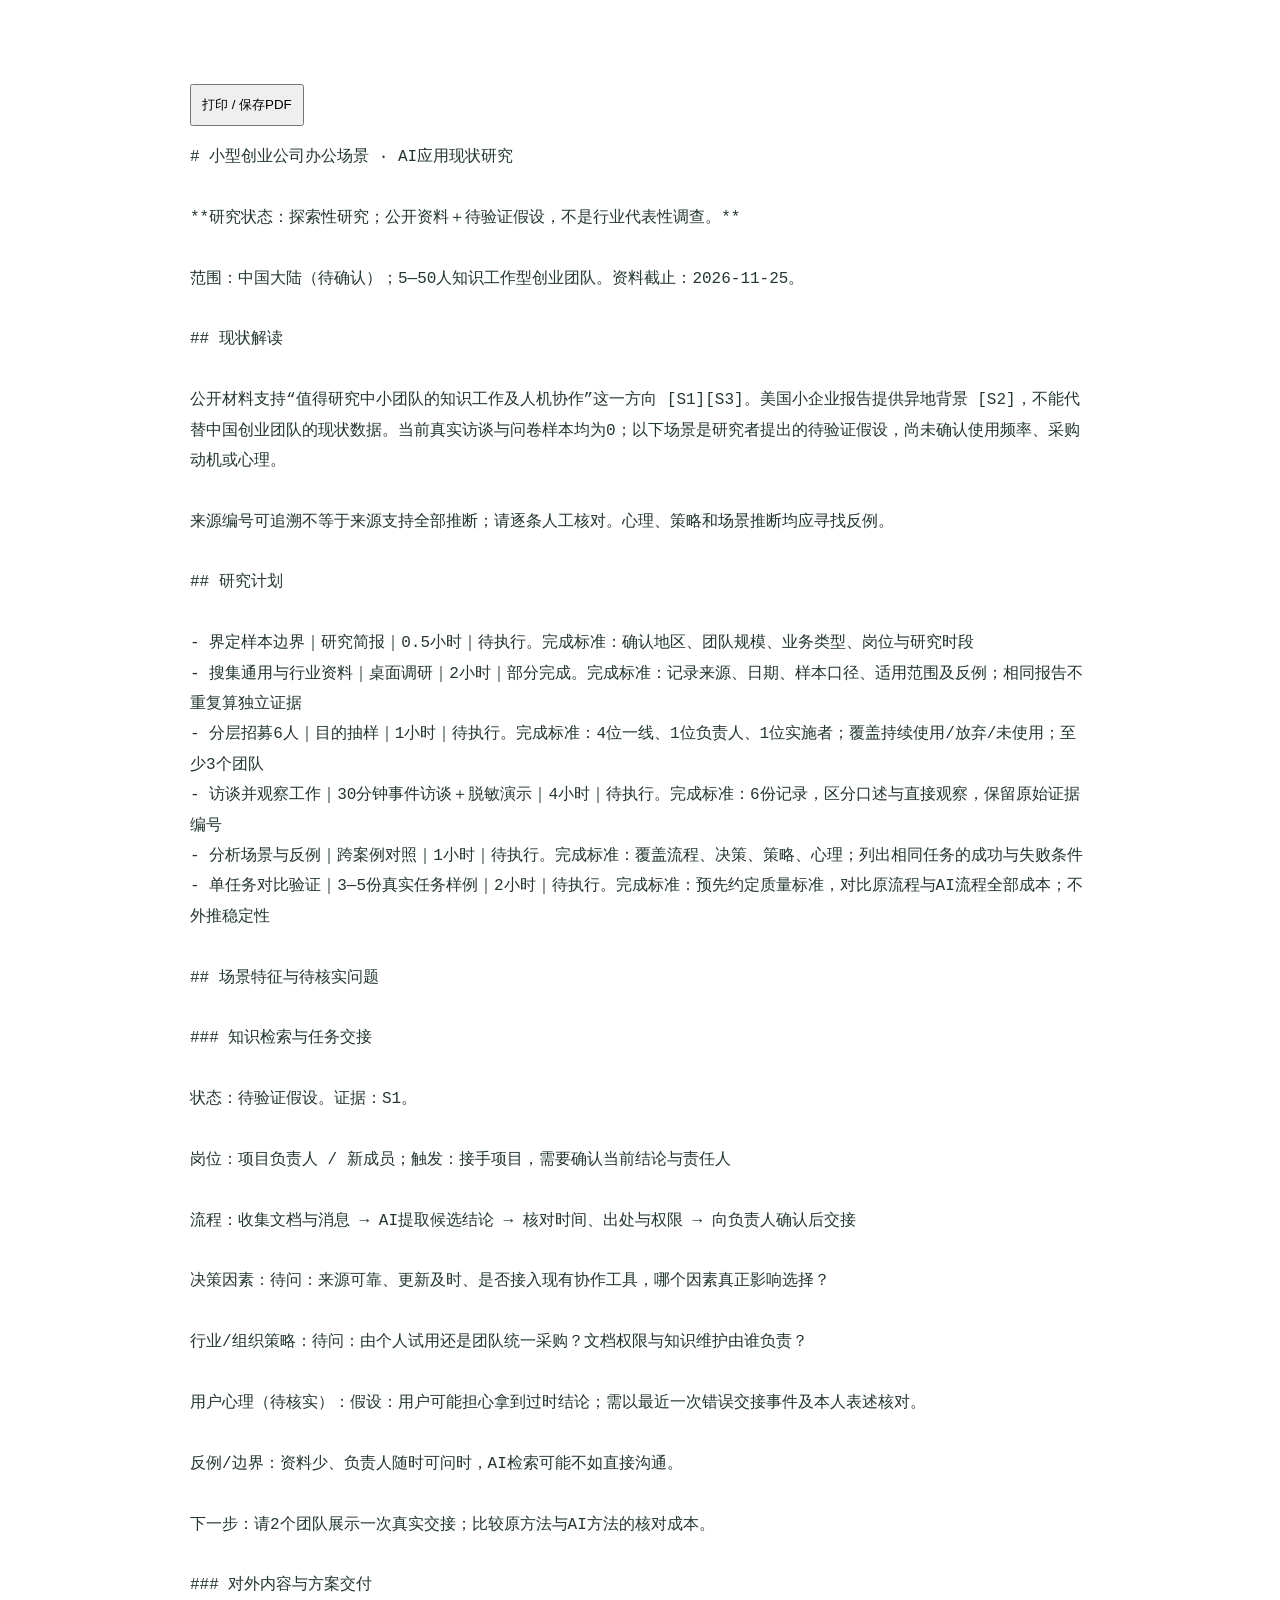
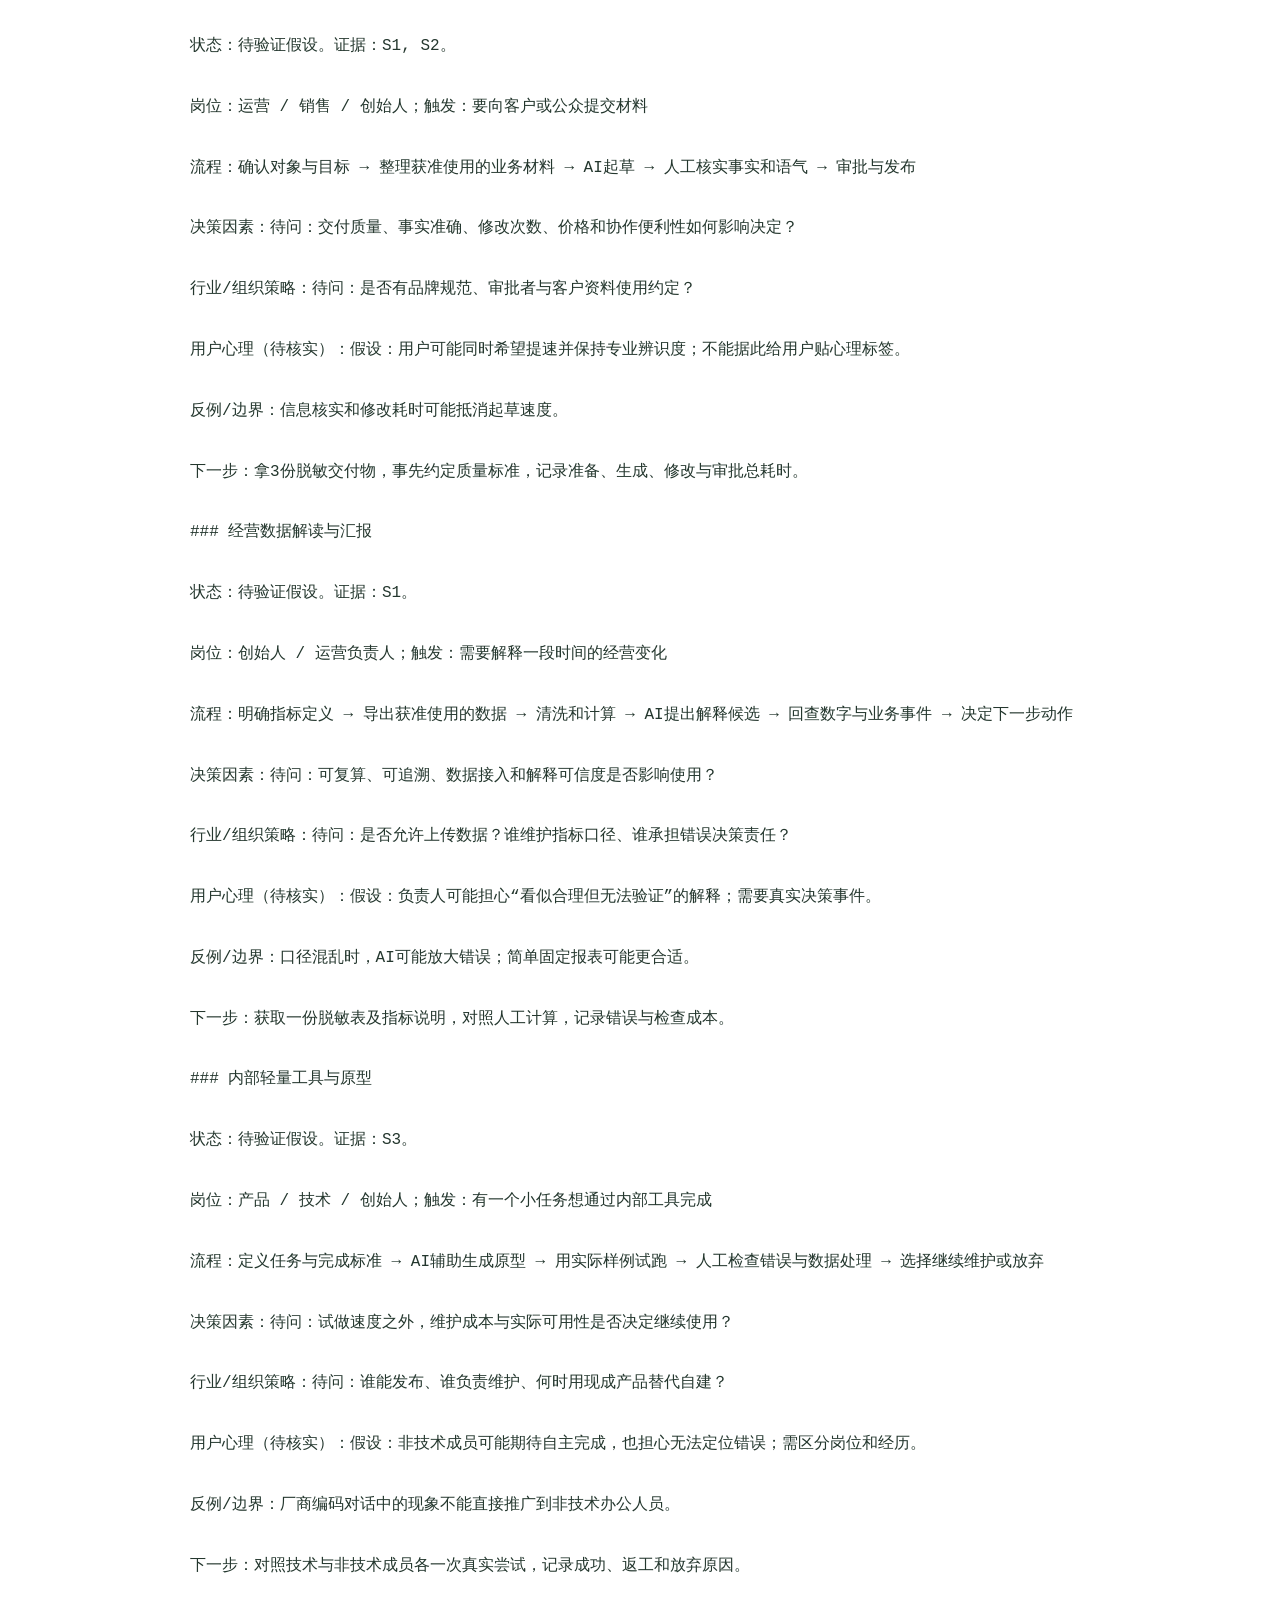
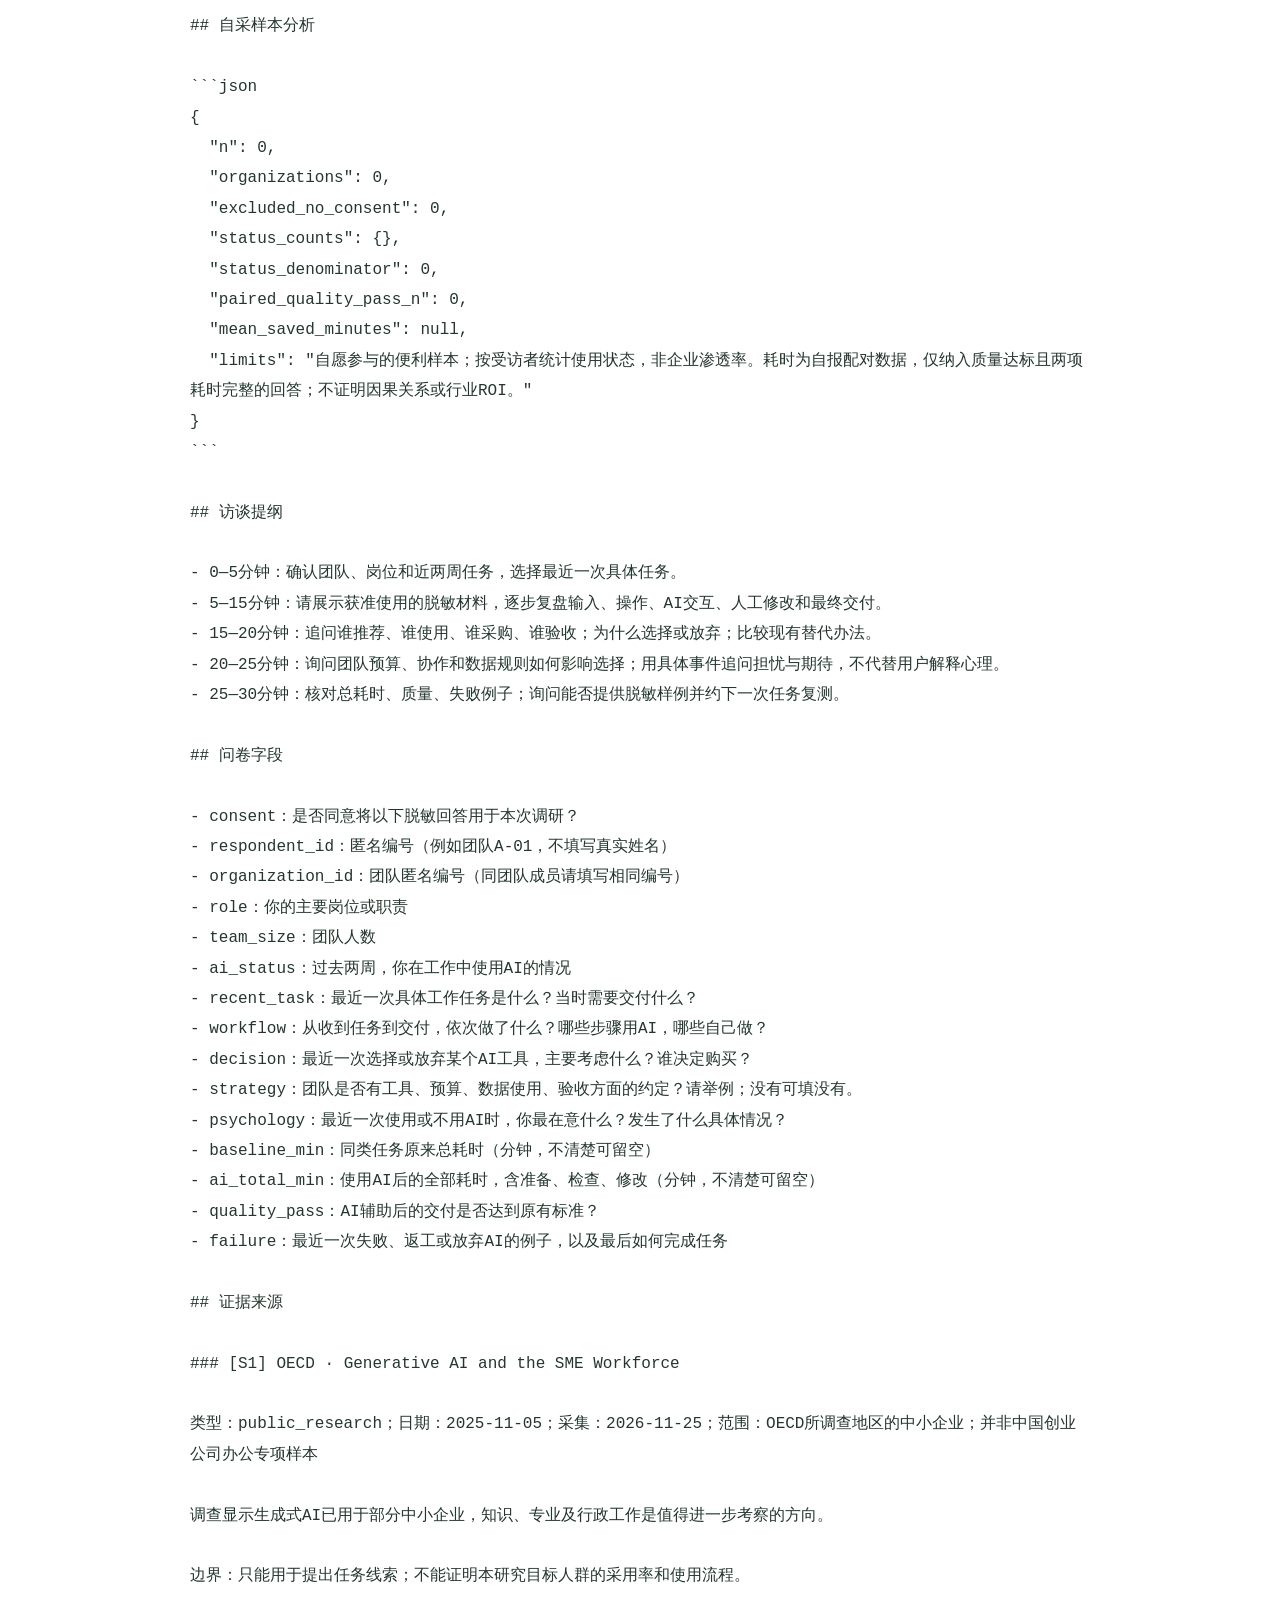
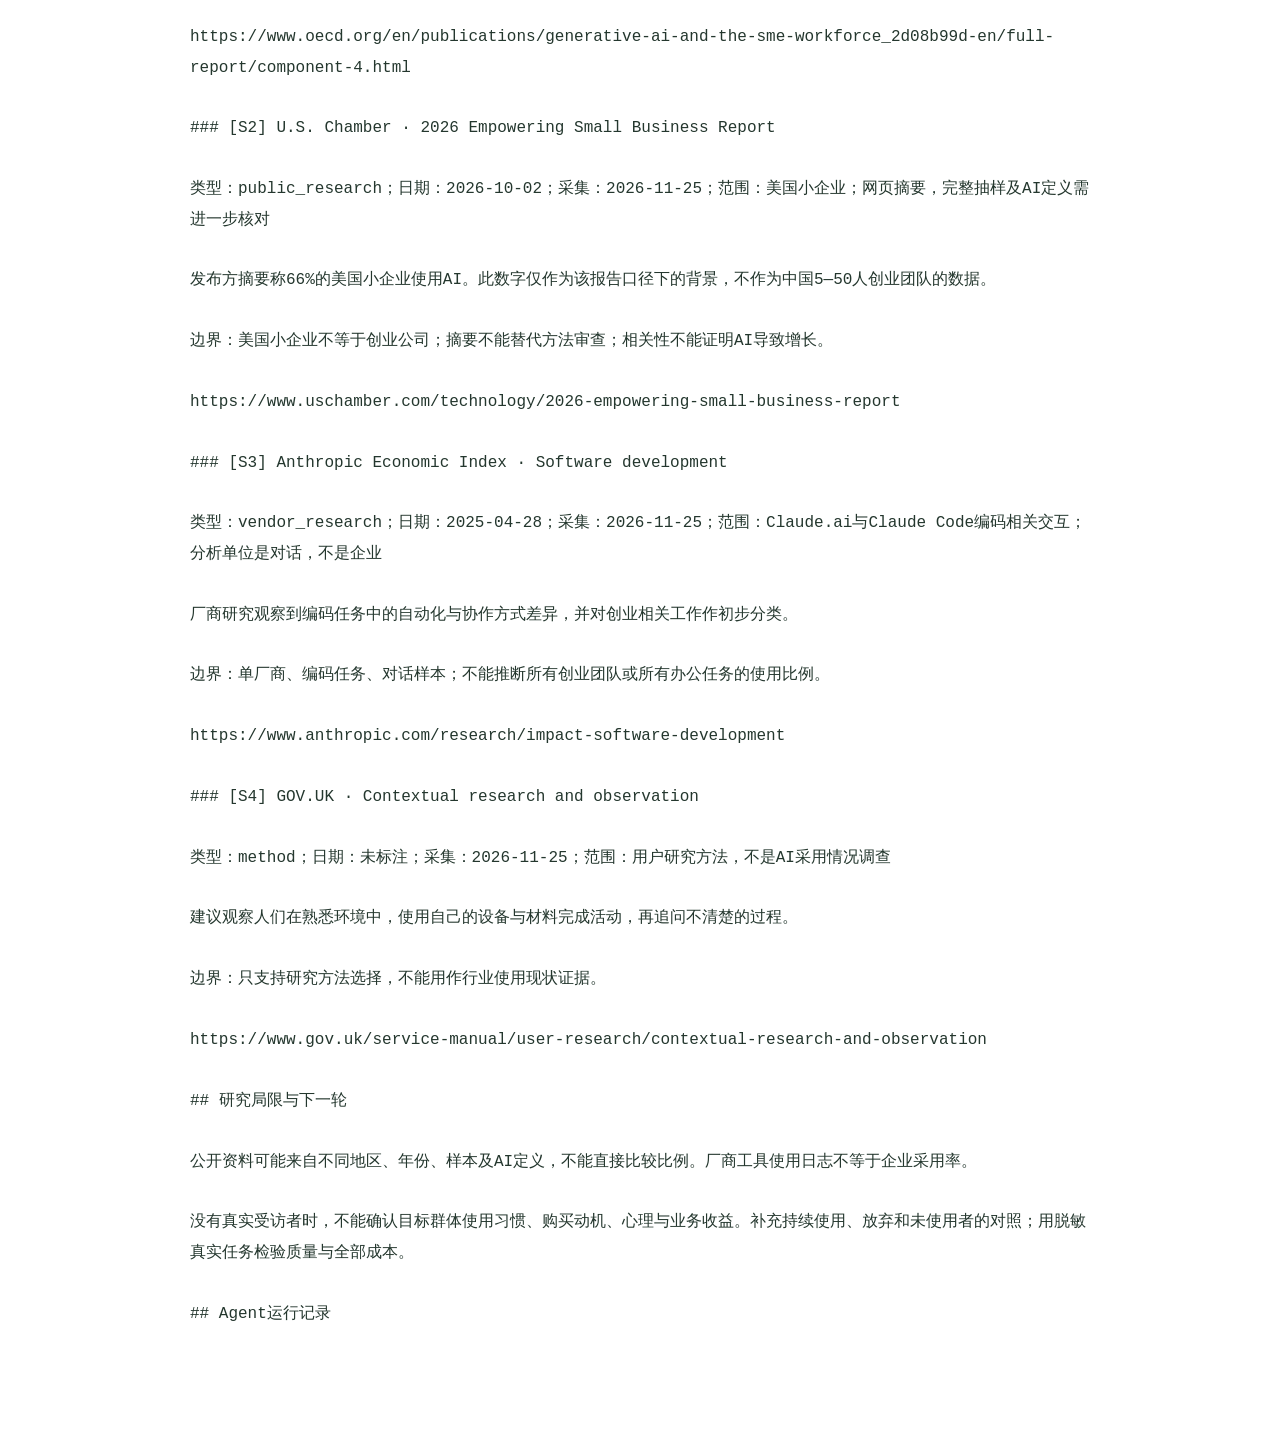
<file: docs/demo-report.html>
<!doctype html><html lang="zh-CN"><meta charset="utf-8"><title>研究报告</title><style>body{max-width:900px;margin:60px auto;padding:24px;color:#24372e;font:16px/1.9 system-ui}pre{white-space:pre-wrap;overflow-wrap:anywhere}button{padding:10px}@media print{button{display:none}}</style><button onclick="print()">打印 / 保存PDF</button><pre># 小型创业公司办公场景 · AI应用现状研究

**研究状态：探索性研究；公开资料＋待验证假设，不是行业代表性调查。**

范围：中国大陆（待确认）；5—50人知识工作型创业团队。资料截止：2026-11-25。

## 现状解读

公开材料支持“值得研究中小团队的知识工作及人机协作”这一方向 [S1][S3]。美国小企业报告提供异地背景 [S2]，不能代替中国创业团队的现状数据。当前真实访谈与问卷样本均为0；以下场景是研究者提出的待验证假设，尚未确认使用频率、采购动机或心理。

来源编号可追溯不等于来源支持全部推断；请逐条人工核对。心理、策略和场景推断均应寻找反例。

## 研究计划

- 界定样本边界｜研究简报｜0.5小时｜待执行。完成标准：确认地区、团队规模、业务类型、岗位与研究时段
- 搜集通用与行业资料｜桌面调研｜2小时｜部分完成。完成标准：记录来源、日期、样本口径、适用范围及反例；相同报告不重复算独立证据
- 分层招募6人｜目的抽样｜1小时｜待执行。完成标准：4位一线、1位负责人、1位实施者；覆盖持续使用/放弃/未使用；至少3个团队
- 访谈并观察工作｜30分钟事件访谈＋脱敏演示｜4小时｜待执行。完成标准：6份记录，区分口述与直接观察，保留原始证据编号
- 分析场景与反例｜跨案例对照｜1小时｜待执行。完成标准：覆盖流程、决策、策略、心理；列出相同任务的成功与失败条件
- 单任务对比验证｜3—5份真实任务样例｜2小时｜待执行。完成标准：预先约定质量标准，对比原流程与AI流程全部成本；不外推稳定性

## 场景特征与待核实问题

### 知识检索与任务交接

状态：待验证假设。证据：S1。

岗位：项目负责人 / 新成员；触发：接手项目，需要确认当前结论与责任人

流程：收集文档与消息 → AI提取候选结论 → 核对时间、出处与权限 → 向负责人确认后交接

决策因素：待问：来源可靠、更新及时、是否接入现有协作工具，哪个因素真正影响选择？

行业/组织策略：待问：由个人试用还是团队统一采购？文档权限与知识维护由谁负责？

用户心理（待核实）：假设：用户可能担心拿到过时结论；需以最近一次错误交接事件及本人表述核对。

反例/边界：资料少、负责人随时可问时，AI检索可能不如直接沟通。

下一步：请2个团队展示一次真实交接；比较原方法与AI方法的核对成本。

### 对外内容与方案交付

状态：待验证假设。证据：S1, S2。

岗位：运营 / 销售 / 创始人；触发：要向客户或公众提交材料

流程：确认对象与目标 → 整理获准使用的业务材料 → AI起草 → 人工核实事实和语气 → 审批与发布

决策因素：待问：交付质量、事实准确、修改次数、价格和协作便利性如何影响决定？

行业/组织策略：待问：是否有品牌规范、审批者与客户资料使用约定？

用户心理（待核实）：假设：用户可能同时希望提速并保持专业辨识度；不能据此给用户贴心理标签。

反例/边界：信息核实和修改耗时可能抵消起草速度。

下一步：拿3份脱敏交付物，事先约定质量标准，记录准备、生成、修改与审批总耗时。

### 经营数据解读与汇报

状态：待验证假设。证据：S1。

岗位：创始人 / 运营负责人；触发：需要解释一段时间的经营变化

流程：明确指标定义 → 导出获准使用的数据 → 清洗和计算 → AI提出解释候选 → 回查数字与业务事件 → 决定下一步动作

决策因素：待问：可复算、可追溯、数据接入和解释可信度是否影响使用？

行业/组织策略：待问：是否允许上传数据？谁维护指标口径、谁承担错误决策责任？

用户心理（待核实）：假设：负责人可能担心“看似合理但无法验证”的解释；需要真实决策事件。

反例/边界：口径混乱时，AI可能放大错误；简单固定报表可能更合适。

下一步：获取一份脱敏表及指标说明，对照人工计算，记录错误与检查成本。

### 内部轻量工具与原型

状态：待验证假设。证据：S3。

岗位：产品 / 技术 / 创始人；触发：有一个小任务想通过内部工具完成

流程：定义任务与完成标准 → AI辅助生成原型 → 用实际样例试跑 → 人工检查错误与数据处理 → 选择继续维护或放弃

决策因素：待问：试做速度之外，维护成本与实际可用性是否决定继续使用？

行业/组织策略：待问：谁能发布、谁负责维护、何时用现成产品替代自建？

用户心理（待核实）：假设：非技术成员可能期待自主完成，也担心无法定位错误；需区分岗位和经历。

反例/边界：厂商编码对话中的现象不能直接推广到非技术办公人员。

下一步：对照技术与非技术成员各一次真实尝试，记录成功、返工和放弃原因。

## 自采样本分析

```json
{
  &quot;n&quot;: 0,
  &quot;organizations&quot;: 0,
  &quot;excluded_no_consent&quot;: 0,
  &quot;status_counts&quot;: {},
  &quot;status_denominator&quot;: 0,
  &quot;paired_quality_pass_n&quot;: 0,
  &quot;mean_saved_minutes&quot;: null,
  &quot;limits&quot;: &quot;自愿参与的便利样本；按受访者统计使用状态，非企业渗透率。耗时为自报配对数据，仅纳入质量达标且两项耗时完整的回答；不证明因果关系或行业ROI。&quot;
}
```

## 访谈提纲

- 0—5分钟：确认团队、岗位和近两周任务，选择最近一次具体任务。
- 5—15分钟：请展示获准使用的脱敏材料，逐步复盘输入、操作、AI交互、人工修改和最终交付。
- 15—20分钟：追问谁推荐、谁使用、谁采购、谁验收；为什么选择或放弃；比较现有替代办法。
- 20—25分钟：询问团队预算、协作和数据规则如何影响选择；用具体事件追问担忧与期待，不代替用户解释心理。
- 25—30分钟：核对总耗时、质量、失败例子；询问能否提供脱敏样例并约下一次任务复测。

## 问卷字段

- consent：是否同意将以下脱敏回答用于本次调研？
- respondent_id：匿名编号（例如团队A-01，不填写真实姓名）
- organization_id：团队匿名编号（同团队成员请填写相同编号）
- role：你的主要岗位或职责
- team_size：团队人数
- ai_status：过去两周，你在工作中使用AI的情况
- recent_task：最近一次具体工作任务是什么？当时需要交付什么？
- workflow：从收到任务到交付，依次做了什么？哪些步骤用AI，哪些自己做？
- decision：最近一次选择或放弃某个AI工具，主要考虑什么？谁决定购买？
- strategy：团队是否有工具、预算、数据使用、验收方面的约定？请举例；没有可填没有。
- psychology：最近一次使用或不用AI时，你最在意什么？发生了什么具体情况？
- baseline_min：同类任务原来总耗时（分钟，不清楚可留空）
- ai_total_min：使用AI后的全部耗时，含准备、检查、修改（分钟，不清楚可留空）
- quality_pass：AI辅助后的交付是否达到原有标准？
- failure：最近一次失败、返工或放弃AI的例子，以及最后如何完成任务

## 证据来源

### [S1] OECD · Generative AI and the SME Workforce

类型：public_research；日期：2025-11-05；采集：2026-11-25；范围：OECD所调查地区的中小企业；并非中国创业公司办公专项样本

调查显示生成式AI已用于部分中小企业，知识、专业及行政工作是值得进一步考察的方向。

边界：只能用于提出任务线索；不能证明本研究目标人群的采用率和使用流程。

https://www.oecd.org/en/publications/generative-ai-and-the-sme-workforce_2d08b99d-en/full-report/component-4.html

### [S2] U.S. Chamber · 2026 Empowering Small Business Report

类型：public_research；日期：2026-10-02；采集：2026-11-25；范围：美国小企业；网页摘要，完整抽样及AI定义需进一步核对

发布方摘要称66%的美国小企业使用AI。此数字仅作为该报告口径下的背景，不作为中国5—50人创业团队的数据。

边界：美国小企业不等于创业公司；摘要不能替代方法审查；相关性不能证明AI导致增长。

https://www.uschamber.com/technology/2026-empowering-small-business-report

### [S3] Anthropic Economic Index · Software development

类型：vendor_research；日期：2025-04-28；采集：2026-11-25；范围：Claude.ai与Claude Code编码相关交互；分析单位是对话，不是企业

厂商研究观察到编码任务中的自动化与协作方式差异，并对创业相关工作作初步分类。

边界：单厂商、编码任务、对话样本；不能推断所有创业团队或所有办公任务的使用比例。

https://www.anthropic.com/research/impact-software-development

### [S4] GOV.UK · Contextual research and observation

类型：method；日期：未标注；采集：2026-11-25；范围：用户研究方法，不是AI采用情况调查

建议观察人们在熟悉环境中，使用自己的设备与材料完成活动，再追问不清楚的过程。

边界：只支持研究方法选择，不能用作行业使用现状证据。

https://www.gov.uk/service-manual/user-research/contextual-research-and-observation

## 研究局限与下一轮

公开资料可能来自不同地区、年份、样本及AI定义，不能直接比较比例。厂商工具使用日志不等于企业采用率。

没有真实受访者时，不能确认目标群体使用习惯、购买动机、心理与业务收益。补充持续使用、放弃和未使用者的对照；用脱敏真实任务检验质量与全部成本。

## Agent运行记录
</pre></html>
</file>
